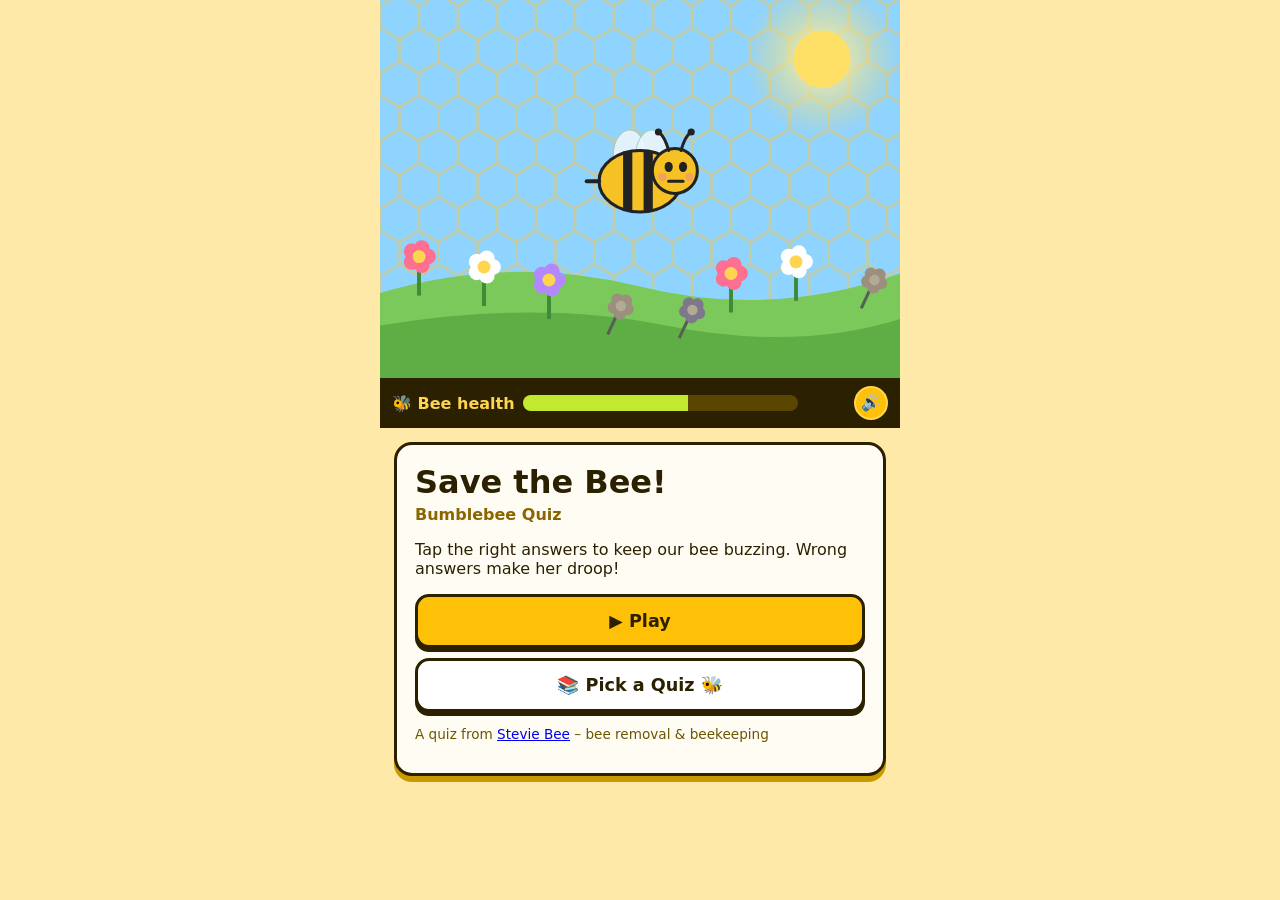
<file: index.html>
<!doctype html><html lang="en"><head><meta charset="utf-8">
<meta name="viewport" content="width=device-width,initial-scale=1,viewport-fit=cover">
<title>Save the Bee! – Stevie Bee Quiz</title>
<meta name="description" content="Tap the right answers to keep the bee healthy! A bee quiz game from Stevie Bee.">
<meta property="og:title" content="Save the Bee! A Stevie Bee Quiz"><meta name="theme-color" content="#ffc107">
<link rel="stylesheet" href="style.css?v=1792359000"></head><body>
<div id="app">
 <svg id="scene" viewBox="0 0 400 300" preserveAspectRatio="xMidYMid slice" aria-hidden="true">
  <defs><pattern id="hc" width="30" height="52" patternUnits="userSpaceOnUse"><path d="M15 0l15 9v17l-15 9-15-9V9zM15 35v17" fill="none" stroke="#f6c343" stroke-width="2" opacity=".5"/></pattern>
  <radialGradient id="sun"><stop offset="0" stop-color="#fff6b0"/><stop offset="1" stop-color="#ffd54f" stop-opacity="0"/></radialGradient></defs>
  <rect width="400" height="300" fill="#8fd3ff"/><rect width="400" height="300" fill="url(#hc)"/>
  <circle cx="340" cy="50" r="60" fill="url(#sun)"/><circle cx="340" cy="50" r="22" fill="#ffe066"/>
  <path d="M0 230Q100 200 200 225T400 215V300H0z" fill="#7cc95b"/><path d="M0 255Q120 235 220 255T400 250V300H0z" fill="#5fae45"/>
  <g id="flowers"></g>
  <g id="bee" transform="translate(200 140)"><ellipse id="shield" class="hidden" cx="10" cy="-8" rx="72" ry="62" fill="rgba(255,193,7,.25)" stroke="#ffb300" stroke-width="4"/><g id="beeInner">
   <ellipse class="wing" id="wl" cx="-10" cy="-26" rx="16" ry="24" fill="#e8f7ff" stroke="#9cc" opacity=".9"/>
   <ellipse class="wing" id="wr" cx="12" cy="-26" rx="16" ry="24" fill="#e8f7ff" stroke="#9cc" opacity=".9"/>
   <ellipse cx="0" cy="0" rx="40" ry="30" fill="#ffc107" stroke="#222" stroke-width="3"/>
   <path d="M-12-29v58M8-29v58" stroke="#222" stroke-width="9"/>
   <path d="M-40 0l-12 0" stroke="#222" stroke-width="4" stroke-linecap="round"/>
   <circle cx="34" cy="-10" r="22" fill="#ffc107" stroke="#222" stroke-width="3"/>
   <path id="antL" d="M28-30q-4-14-10-18M40-30q4-14 10-18" fill="none" stroke="#222" stroke-width="3" stroke-linecap="round"/>
   <circle cx="18" cy="-48" r="3.5" fill="#222"/><circle cx="50" cy="-48" r="3.5" fill="#222"/>
   <g id="arms" class="hidden"><path d="M-5 22q-30 10-22 34" fill="none" stroke="#222" stroke-width="5"/><circle cx="-24" cy="44" r="11" fill="#ffc107" stroke="#222" stroke-width="3"/><path d="M30 14q34-4 40-30" fill="none" stroke="#222" stroke-width="5"/><circle cx="58" cy="2" r="12" fill="#ffc107" stroke="#222" stroke-width="3"/><circle cx="70" cy="-20" r="6" fill="#222"/></g>
   <g id="xeyes" class="hidden" stroke="#222" stroke-width="3" stroke-linecap="round"><path d="M24-18l8 8M32-18l-8 8M38-18l8 8M46-18l-8 8"/></g>
   <g id="legs" class="hidden" stroke="#222" stroke-width="3" stroke-linecap="round"><path d="M-15 28v12M0 30v12M15 28v12"/></g>
   <g id="eyes"><ellipse cx="28" cy="-14" rx="4" ry="5" fill="#222"/><ellipse cx="42" cy="-14" rx="4" ry="5" fill="#222"/></g>
   <circle cx="22" cy="-4" r="4" fill="#ff8a80" opacity=".6"/><circle cx="48" cy="-4" r="4" fill="#ff8a80" opacity=".6"/>
   <path id="mouth" d="M28-3q7 8 14 0" fill="none" stroke="#222" stroke-width="3" stroke-linecap="round"/>
  </g><ellipse id="halo" class="hidden" cx="34" cy="85" rx="20" ry="6" fill="none" stroke="#ffd700" stroke-width="4"/></g>
  <g id="bubble" class="hidden"><rect id="bbox" rx="12" fill="#fff" stroke="#2b2100" stroke-width="2.5"/><path id="btail" fill="#fff" stroke="#2b2100" stroke-width="2.5"/><text id="btext" text-anchor="middle" font-size="15" font-weight="800" fill="#2b2100" font-family="system-ui,sans-serif"></text></g>
  <g id="speed" class="hidden" stroke="#fff" stroke-width="4" stroke-linecap="round" opacity=".9"><path d="M20 80h60M10 120h80M30 160h50M300 70h70M320 110h60M290 190h80"/></g>
  <g id="sparkles" class="hidden" fill="#fff59d"><path d="M60 50l4 10 10 4-10 4-4 10-4-10-10-4 10-4z"/><path d="M330 150l3 8 8 3-8 3-3 8-3-8-8-3 8-3z"/><path d="M150 40l3 8 8 3-8 3-3 8-3-8-8-3 8-3z"/><path d="M260 30l4 10 10 4-10 4-4 10-4-10-10-4 10-4z"/></g>
 </svg>
 <div id="hud"><div id="hlabel">🐝 Bee health</div><div id="hbar"><div id="hfill"></div></div><div id="qnum"></div><button id="snd" aria-label="Sound on/off" title="Sound on/off">🔊</button></div>
 <main id="panel">
  <section id="start" class="card">
   <h1>Save the Bee!</h1><p id="qtitle" class="sub">Loading quiz…</p>
   <p>Tap the right answers to keep our bee buzzing. Wrong answers make her droop!</p>
   <button id="go" class="big" disabled>▶ Play</button><button class="big alt pickbtn">📚 Pick a Quiz 🐝</button>
   <p class="tiny">A quiz from <a href="https://www.youtube.com/@steviebee-v2z3o" target="_blank" rel="noopener">Stevie Bee</a> – bee removal &amp; beekeeping</p>
  </section>
  <section id="quiz" class="card hidden"><div id="qmeta"><span id="pts">⭐ 0 pts</span><span id="streak"></span><span><button id="replay" class="mini" title="Replay question" aria-label="Replay question">🔁</button> <span id="tsec">15s</span></span></div><button id="hear" class="hidden hearbtn">🔊 Tap to hear the question</button><div id="tbar"><div id="tfill"></div></div><h2 id="question"></h2><div id="choices"></div>
   <div id="feedback" class="hidden"><p id="verdict"></p><p id="fact"></p><button id="next" class="big">Next ➜</button></div></section>
  <section id="end" class="card hidden"><h2 id="endTitle"></h2><p id="bigMsg" class="bigmsg hidden"></p><p id="score" class="score"></p><p id="pointsEnd" class="sub"></p><p id="endMsg"></p><p id="days" class="days hidden"></p><p id="best" class="tiny"></p>
   <div class="row"><button id="share" class="big">📤 Share</button><button id="copy" class="big alt">🔗 Copy link</button></div>
   <p id="copied" class="tiny hidden">Link copied!</p>
   <a class="btn yt" href="https://www.youtube.com/@steviebee-v2z3o/shorts" target="_blank" rel="noopener">▶ Watch more on YouTube</a>
   <a class="btn sub" href="https://www.youtube.com/@steviebee-v2z3o?sub_confirmation=1" target="_blank" rel="noopener">🔔 Subscribe to Stevie Bee</a>
   <button class="big alt pickbtn">📚 Pick a Quiz 🐝</button>
   <button id="again" class="link">Play again</button></section>
  <section id="menu" class="card hidden"><h2>📚 Pick a Quiz 🐝</h2><p class="sub">Every Stevie Bee quiz so far, newest first. Tap one to play!</p><ul id="mlist" class="mlist"><li class="tiny">Loading quizzes…</li></ul><button id="mback" class="link">◀ Back</button></section>
 </main>
</div><script src="game.js?v=1792359000"></script></body></html>
</file>
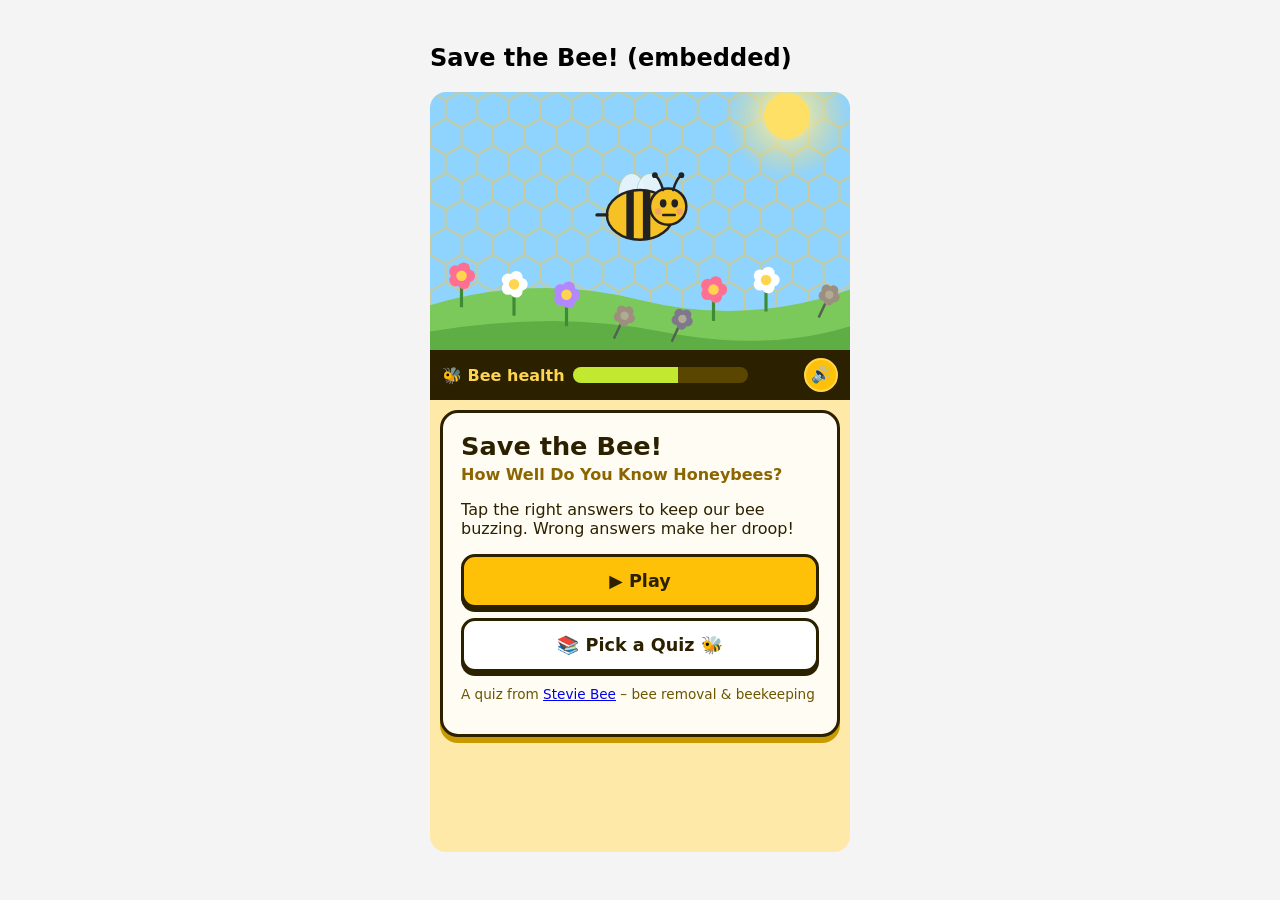
<file: embed.html>
<!doctype html><html lang="en"><head><meta charset="utf-8"><meta name="viewport" content="width=device-width,initial-scale=1">
<title>Embed example – Save the Bee!</title><style>body{font-family:system-ui;background:#f4f4f4;padding:16px}.wrap{max-width:420px;margin:auto}</style></head>
<body><div class="wrap"><h2>Save the Bee! (embedded)</h2>
<iframe src="https://grokilse.github.io/beegame/?quiz=honeybee-basics" title="Save the Bee! Stevie Bee quiz" style="width:100%;max-width:420px;height:760px;border:0;border-radius:16px" loading="lazy" allow="clipboard-write; web-share"></iframe>
</div></body></html>
</file>
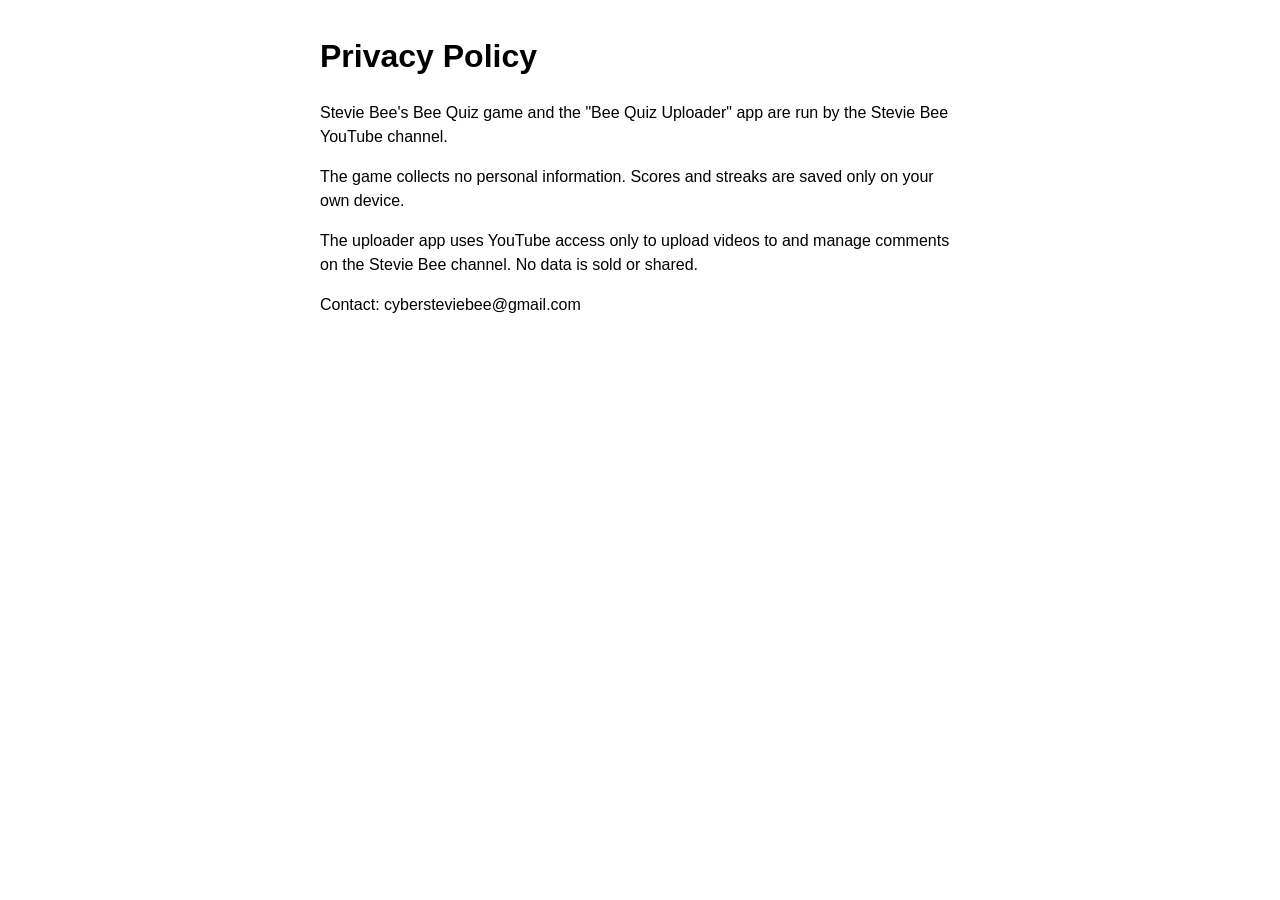
<file: privacy.html>
<!doctype html><html><head><meta charset="utf-8"><meta name="viewport" content="width=device-width,initial-scale=1"><title>Privacy Policy - Stevie Bee</title></head>
<body style="font-family:sans-serif;max-width:640px;margin:2em auto;padding:0 1em;line-height:1.5">
<h1>Privacy Policy</h1>
<p>Stevie Bee's Bee Quiz game and the "Bee Quiz Uploader" app are run by the Stevie Bee YouTube channel.</p>
<p>The game collects no personal information. Scores and streaks are saved only on your own device.</p>
<p>The uploader app uses YouTube access only to upload videos to and manage comments on the Stevie Bee channel. No data is sold or shared.</p>
<p>Contact: cybersteviebee@gmail.com</p>
</body></html>
</file>
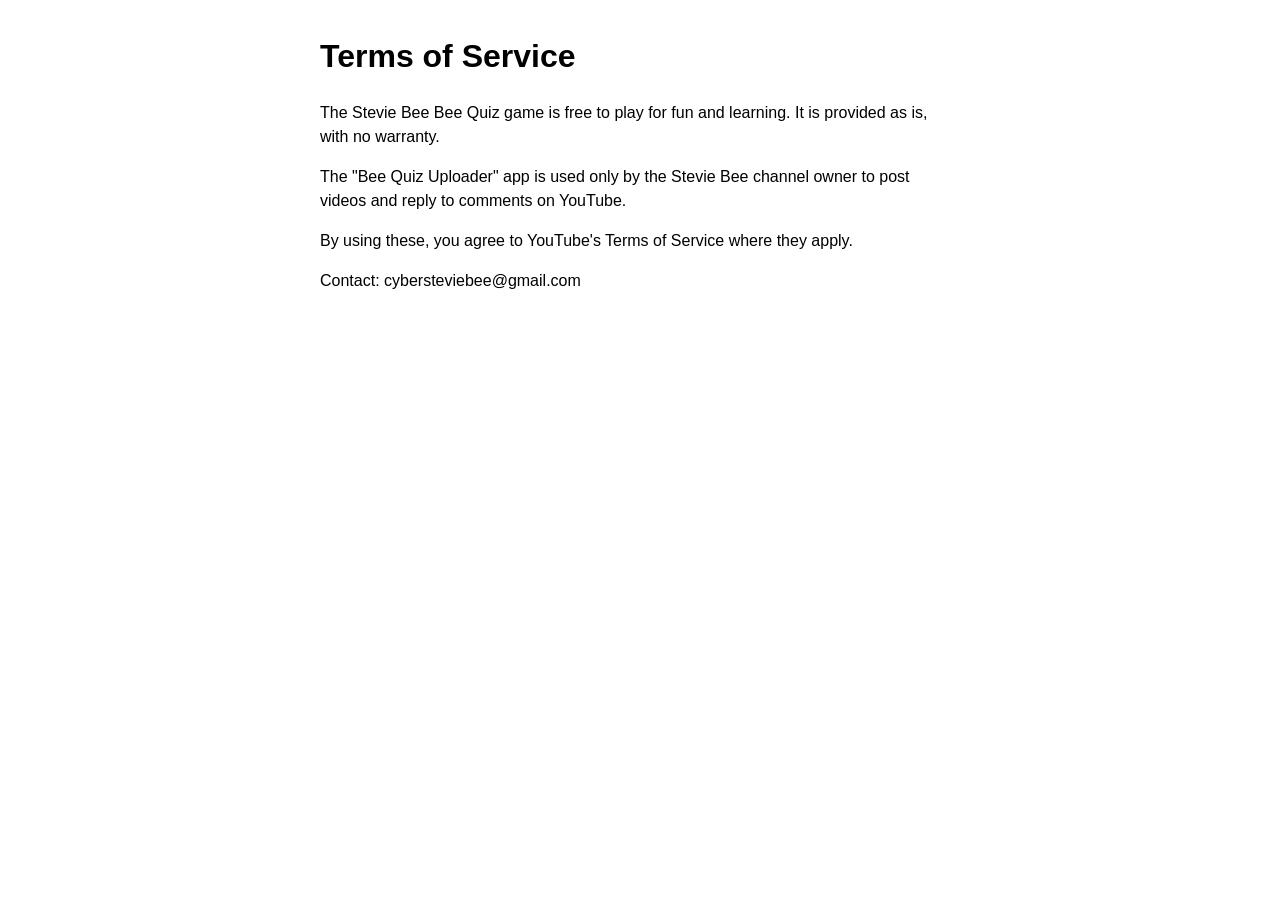
<file: terms.html>
<!doctype html><html><head><meta charset="utf-8"><meta name="viewport" content="width=device-width,initial-scale=1"><title>Terms of Service - Stevie Bee</title></head>
<body style="font-family:sans-serif;max-width:640px;margin:2em auto;padding:0 1em;line-height:1.5">
<h1>Terms of Service</h1>
<p>The Stevie Bee Bee Quiz game is free to play for fun and learning. It is provided as is, with no warranty.</p>
<p>The "Bee Quiz Uploader" app is used only by the Stevie Bee channel owner to post videos and reply to comments on YouTube.</p>
<p>By using these, you agree to YouTube's Terms of Service where they apply.</p>
<p>Contact: cybersteviebee@gmail.com</p>
</body></html>
</file>
<file: style.css>
*{box-sizing:border-box}html,body{margin:0;height:100%;font-family:system-ui,-apple-system,"Segoe UI",Roboto,sans-serif;background:#ffe9a8;color:#2b2100}
#app{max-width:520px;margin:0 auto;min-height:100%;display:flex;flex-direction:column;position:relative}
#scene{width:100%;height:42vh;min-height:220px;display:block}
.wing{transform-box:fill-box;transform-origin:50% 100%;animation:flap var(--flap,.12s) infinite alternate}
@keyframes flap{to{transform:scaleY(.35)}}

#beeInner{animation:hover 1.6s ease-in-out infinite;transition:filter .5s,transform .5s;filter:saturate(var(--sat,1)) brightness(var(--bri,1))}
@keyframes hover{50%{transform:translate(6px,-8px) rotate(-3deg)}}
.sick #beeInner{animation:sag 2.4s ease-in-out infinite}
@keyframes sag{50%{transform:translate(0,6px) rotate(8deg)}}
.cheer #beeInner{animation:cheer .5s ease 2}
@keyframes cheer{50%{transform:translateY(-30px) rotate(-12deg) scale(1.1)}}
.oops #beeInner{animation:shake .4s ease 2}
@keyframes shake{25%{transform:translateX(-8px) rotate(6deg)}75%{transform:translateX(8px) rotate(-6deg)}}
.flower{transform-box:fill-box;transform-origin:50% 100%;transition:transform .8s,filter .8s}
.wilt{transform:rotate(25deg) scale(.8);filter:saturate(.2) brightness(.8)}
.bloom{animation:bloom .6s ease}@keyframes bloom{0%{transform:scale(.4)}70%{transform:scale(1.2)}}
#hud{display:flex;align-items:center;gap:8px;padding:8px 12px;background:#2b2100;color:#ffd54f;font-weight:700}
#hbar{flex:1;height:16px;background:#5a4600;border-radius:9px;overflow:hidden}
#hfill{height:100%;width:60%;background:#ffd54f;transition:width .6s,background .6s}
#qnum{min-width:40px;text-align:right}
#panel{flex:1;padding:14px}
.card{background:#fffdf3;border:3px solid #2b2100;border-radius:18px;padding:18px;box-shadow:0 6px 0 #c99a00;animation:in .35s ease}
@keyframes in{from{transform:translateY(20px);opacity:0}}
.hidden{display:none!important}h1{margin:0 0 4px;font-size:2rem}h2{margin:0 0 14px;font-size:1.3rem}.sub{font-weight:700;color:#8a6500;margin:0 0 10px}
button,.btn{font:inherit;cursor:pointer}
.big,.btn{display:block;width:100%;padding:14px;border-radius:14px;border:3px solid #2b2100;background:#ffc107;font-weight:800;font-size:1.1rem;margin-top:10px;text-align:center;text-decoration:none;color:#2b2100;box-shadow:0 4px 0 #2b2100}
.big:active,.btn:active{transform:translateY(3px);box-shadow:0 1px 0 #2b2100}.big:disabled{opacity:.5}
.alt{background:#fff}.yt{background:#ff3d3d;color:#fff}.sub.btn{background:#222;color:#fff}
.choice{display:flex;gap:10px;align-items:center;width:100%;text-align:left;padding:14px;margin:8px 0;border-radius:14px;border:3px solid #2b2100;background:#fff;font-size:1.05rem;font-weight:600}
.choice b{display:inline-grid;place-items:center;width:30px;height:30px;border-radius:50%;background:#ffc107;flex:none}
.choice.right{background:#c8f7c5}.choice.wrong{background:#ffcdd2}.choice:disabled{color:#2b2100}
#verdict{font-weight:800;font-size:1.2rem;margin:10px 0 4px}#fact{margin:0}
.row{display:flex;gap:10px}.row>*{flex:1}.score{font-size:2.4rem;font-weight:900;margin:0}
.tiny{font-size:.85rem;color:#6b5500}.link{background:none;border:0;text-decoration:underline;margin-top:12px;width:100%}

.strong #beeInner{animation:hover .9s ease-in-out infinite}
#bee>#beeInner{transform-box:fill-box}
.dead #beeInner{animation:none;filter:saturate(.2)}
.dead .wing{animation:none;opacity:.4}

@keyframes fall{from{transform:translate(200px,140px)}to{transform:translate(200px,215px)}}
#halo{animation:halo 2s ease-in-out infinite alternate}@keyframes halo{from{transform:translateY(-20px)}to{transform:translateY(-70px)}}
.buff #bee{animation:zoom 1.6s linear infinite}
@keyframes zoom{0%{transform:translate(70px,110px) scale(1.7,1.15)}25%{transform:translate(320px,80px) scale(1.7,1.15)}50%{transform:translate(330px,170px) scale(1.7,1.15) }75%{transform:translate(80px,175px) scale(1.7,1.15)}100%{transform:translate(70px,110px) scale(1.7,1.15)}}
.buff #beeInner{animation:flex .4s ease-in-out infinite alternate}@keyframes flex{to{transform:scale(1.08) rotate(-6deg)}}
.buff .wing{animation-duration:.05s}
#speed{animation:dash .3s linear infinite}@keyframes dash{to{transform:translateX(-30px)}}
#sparkles{animation:tw .6s ease-in-out infinite alternate}@keyframes tw{to{opacity:.2}}
.bigmsg{font-size:1.7rem;font-weight:900;margin:4px 0;color:#d84315;text-align:center;animation:pop .6s ease}
@keyframes pop{0%{transform:scale(.3)}70%{transform:scale(1.15)}}
.framed #scene{height:34vh;min-height:150px}.framed #panel{padding:10px}.framed h1{font-size:1.6rem}
@media (max-width:360px){.big,.btn{font-size:1rem;padding:11px}.choice{padding:11px}}

#snd{background:#ffc107;border:2px solid #ffd54f;border-radius:50%;width:34px;height:34px;font-size:1rem;padding:0;line-height:1}

#qmeta{display:flex;justify-content:space-between;font-weight:800;margin-bottom:6px}#streak{color:#e65100}
#tbar{height:8px;background:#eee3b8;border-radius:5px;overflow:hidden;margin-bottom:12px}#tfill{height:100%;width:100%;background:#ffb300}
#shield{animation:glow 1s ease-in-out infinite alternate;filter:drop-shadow(0 0 8px #ffd54f)}@keyframes glow{to{opacity:.55}}
.days{background:#fff3c4;border:2px dashed #ffb300;border-radius:12px;padding:8px;font-weight:800;text-align:center}
.mini{border:2px solid #2b2100;background:#fff;border-radius:8px;padding:0 6px;font-size:.9rem}.hearbtn{display:block;width:100%;margin:0 0 10px;padding:8px;border-radius:10px;border:2px dashed #2b2100;background:#fff3c4;font-weight:700}
.more h3{margin:16px 0 6px;font-size:1rem}.more ul{list-style:none;margin:0;padding:0}.more li a{display:flex;justify-content:space-between;gap:8px;padding:10px 12px;margin:6px 0;border:2px solid #2b2100;border-radius:12px;background:#fff;color:#2b2100;text-decoration:none;font-weight:700}
.more li a.cur{background:#fff3c4}.more .new{background:#e53935;color:#fff;border-radius:6px;padding:0 6px;font-size:.75rem;margin-left:6px}.more small{color:#8a6500;white-space:nowrap}

.pickbtn{margin-top:10px}
.mlist{list-style:none;margin:0;padding:0}
.mlist li a{display:flex;align-items:center;gap:10px;padding:12px;margin:8px 0;border:3px solid #2b2100;border-radius:14px;background:#fff;color:#2b2100;text-decoration:none;font-weight:800;box-shadow:0 3px 0 #2b2100}
.mlist li a:active{transform:translateY(2px);box-shadow:0 1px 0 #2b2100}
.mlist li a.cur{background:#fff3c4}
.mlist .me{font-size:1.6rem;flex:none;width:40px;height:40px;display:grid;place-items:center;background:#ffc107;border:2px solid #2b2100;border-radius:50%}
.mlist .mt{flex:1;min-width:0;line-height:1.25}
.mlist .md{display:block;font-weight:600;color:#8a6500;font-size:.8rem}
.mlist .mb{color:#8a6500;white-space:nowrap;font-weight:800}
.mlist .new{background:#e53935;color:#fff;border-radius:6px;padding:0 6px;font-size:.75rem;margin-left:6px;vertical-align:middle}
</file>
